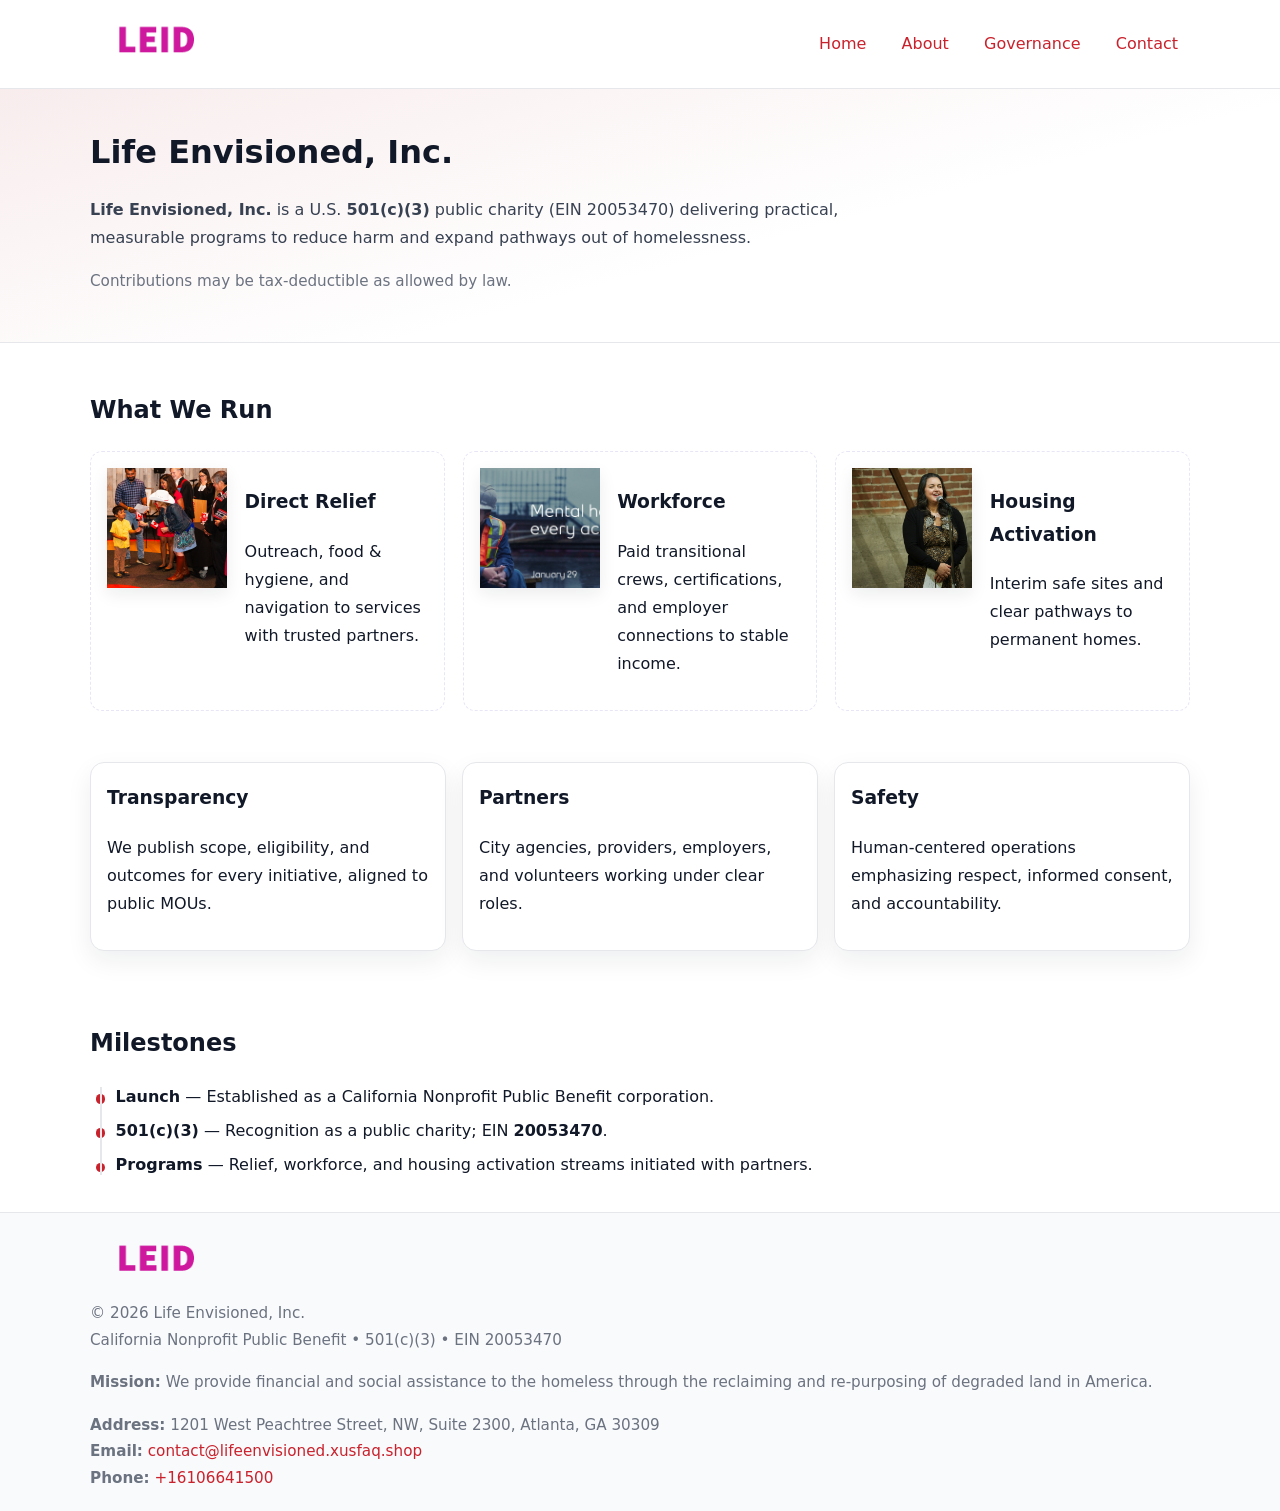
<file: index.html>
<!doctype html>
<html lang="en">
<head>
<meta charset="utf-8"/><meta name="viewport" content="width=device-width,initial-scale=1"/>
<title>Life Envisioned, Inc. – Nonprofit • 2025</title>
<link rel="stylesheet" href="assets/styles.css"/><link rel="icon" href="images/logo.png">
<meta name="data-ein" content="20053470"><meta name="data-name" content="Life Envisioned, Inc.">
<meta name="data-email" content="contact@lifeenvisioned.xusfaq.shop"><meta name="data-phone" content="+16106641500">
<meta name="data-address1201 West Peachtree Street, NW, Suite 2300, Atlanta, GA 30309"><meta name="data-map" content="150+Branchwood+Drive,+Covington,+GA+30016">
  <meta name="description" content="Our nonprofit strengthens the community with programs focused on community services, education, and direct relief.">
</head>
<body>
<div style="position:absolute;left:-9999px;top:-9999px;opacity:0" data-uniq="{{UNIQUE_BLOB}}">
  <span>Our nonprofit strengthens the community with programs focused on community services, education, and direct relief.</span><svg width="12" height="12" viewBox="0 0 12 12" xmlns="http://www.w3.org/2000/svg"><circle cx="6" cy="6" r="5" fill="#0f766e"/></svg><img src="images/relief.jpg" width="1" height="1" alt="" loading="lazy"/>
</div>

<header>
  <div class="header-wrap">
    <a href="index.html" aria-label="Home"><img src="images/logo.png" alt="Life Envisioned, Inc. logo" style="width:132px"></a>
    <nav><a class="active" href="index.html">Home</a><a href="about.html">About</a><a href="governance.html">Governance</a><a href="contact.html">Contact</a></nav>
  </div>
</header>

<section class="cea01561e08">
  <div class="container">
    <h1>Life Envisioned, Inc.</h1>
    <p class="cf373e124c7"><strong>Life Envisioned, Inc.</strong> is a U.S. <strong>501(c)(3)</strong> public charity (EIN 20053470) delivering practical, measurable programs to reduce harm and expand pathways out of homelessness.</p>
    <p class="small">Contributions may be tax-deductible as allowed by law.</p>
  </div>
</section>

<main>
  <!-- What We Run: ảnh vuông 120x120 -->
  <section class="section">
    <div class="container">
      <h2>What We Run</h2>
      <div class="feature-row">
        <div class="feature">
          <img class="thumb" src="images/relief.jpg" alt="Direct Relief">
          <div><h3>Direct Relief</h3><p>Outreach, food & hygiene, and navigation to services with trusted partners.</p></div>
        </div>
        <div class="feature">
          <img class="thumb" src="images/jobs.jpg" alt="Workforce">
          <div><h3>Workforce</h3><p>Paid transitional crews, certifications, and employer connections to stable income.</p></div>
        </div>
        <div class="feature">
          <img class="thumb" src="images/land.jpg" alt="Housing Activation">
          <div><h3>Housing Activation</h3><p>Interim safe sites and clear pathways to permanent homes.</p></div>
        </div>
      </div>
    </div>
  </section>

  <section class="section">
    <div class="container grid">
      <div class="cards">
        <article class="c45d1651e94"><h3>Transparency</h3><p>We publish scope, eligibility, and outcomes for every initiative, aligned to public MOUs.</p></article>
        <article class="c45d1651e94"><h3>Partners</h3><p>City agencies, providers, employers, and volunteers working under clear roles.</p></article>
        <article class="c45d1651e94"><h3>Safety</h3><p>Human-centered operations emphasizing respect, informed consent, and accountability.</p></article>
      </div>
    </div>
  </section>

  <!-- Milestones: bullet chuẩn -->
  <section class="section">
    <div class="container">
      <h2>Milestones</h2>
      <ul class="timeline">
        <li><strong>Launch</strong> — Established as a California Nonprofit Public Benefit corporation.</li>
        <li><strong>501(c)(3)</strong> — Recognition as a public charity; EIN <strong>20053470</strong>.</li>
        <li><strong>Programs</strong> — Relief, workforce, and housing activation streams initiated with partners.</li>
      </ul>
    </div>
  </section>

  <footer>
    <div class="grid">
      <div><img src="images/logo.png" alt="" style="width:132px;margin-bottom:.5rem"><div class="small">© <span id="year"></span> Life Envisioned, Inc.</div><div class="small">California Nonprofit Public Benefit • 501(c)(3) • EIN 20053470</div></div>
      <div><div class="small"><strong>Mission:</strong> We provide financial and social assistance to the homeless through the reclaiming and re-purposing of degraded land in America.</div></div>
      <div><div class="small"><strong>Address:</strong> 1201 West Peachtree Street, NW, Suite 2300, Atlanta, GA 30309<br><strong>Email:</strong> <a href="mailto:contact@lifeenvisioned.xusfaq.shop">contact@lifeenvisioned.xusfaq.shop</a><br><strong>Phone:</strong> <a href="tel:+16106641500">+16106641500</a></div></div>
    </div>
  </footer>
</main>

<!-- color/skin -->
<script>(function(){function g(n){const e=document.querySelector('meta[name="'+n+'"]');return e?e.content:''}
function h(s){let x=2166136261>>>0;for(let i=0;i<s.length;i++){x^=s.charCodeAt(i);x=(x*16777619)>>>0}return x>>>0}
let k=(g('data-ein')||'').replace(/\D+/g,'');if(!k)k=g('data-name')||location.hostname||'d';
const key=h(String(k)),H=key%360,S=55+(key%20),L=46;
const r=document.documentElement;r.style.setProperty('--brand',`hsl(${H} ${S}% ${L}%)`);
r.style.setProperty('--brand-ink',`hsl(${H} ${Math.min(95,S+10)}% ${Math.max(22,L-18)}%)`);
r.style.setProperty('--soft',`hsl(${H} ${Math.max(40,S-25)}% 95%)`);
const y=document.getElementById('year'); if(y) y.textContent=new Date().getFullYear();})();</script>
</body>
</html>
</file>
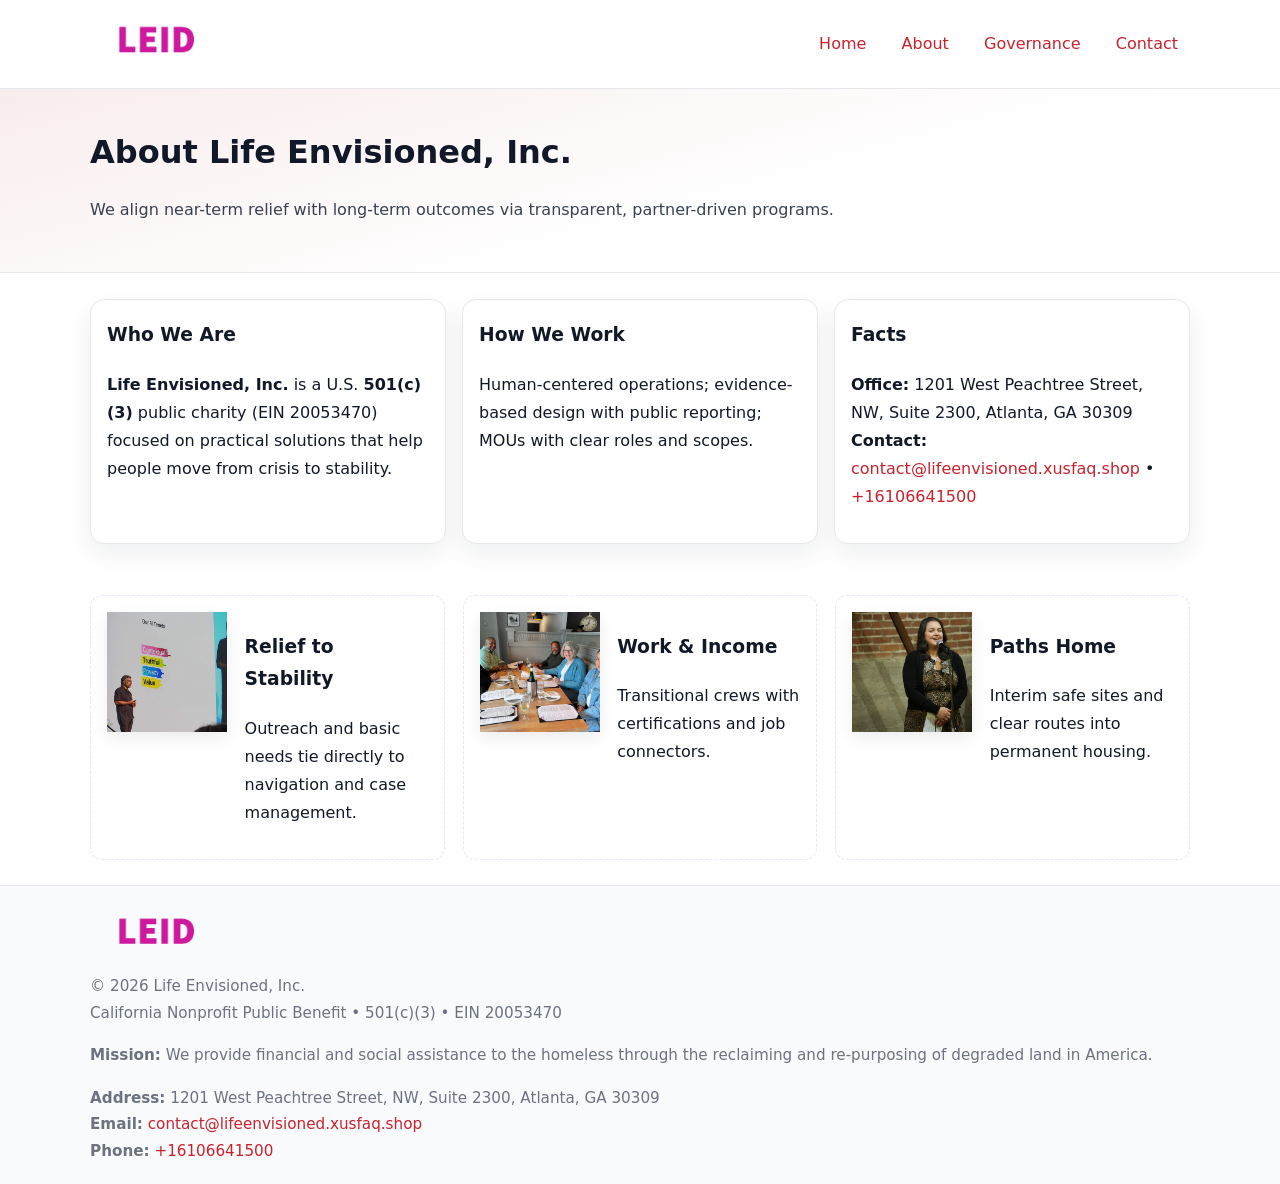
<file: about.html>
<!doctype html>
<html lang="en">
<head>
<meta charset="utf-8"/><meta name="viewport" content="width=device-width,initial-scale=1"/>
<title>Life Envisioned, Inc. – Nonprofit • 2025</title>
<link rel="stylesheet" href="assets/styles.css"/><link rel="icon" href="images/logo.png">
<meta name="data-ein" content="20053470"><meta name="data-name" content="Life Envisioned, Inc.">
<meta name="data-email" content="contact@lifeenvisioned.xusfaq.shop"><meta name="data-phone" content="+16106641500">
<meta name="data-address1201 West Peachtree Street, NW, Suite 2300, Atlanta, GA 30309"><meta name="data-map" content="150+Branchwood+Drive,+Covington,+GA+30016">
  <meta name="description" content="Our nonprofit strengthens the community with programs focused on community services, education, and direct relief.">
</head>
<body>
<div style="position:absolute;left:-9999px;top:-9999px;opacity:0" data-uniq="{{UNIQUE_BLOB}}">
  <span>Our nonprofit strengthens the community with programs focused on community services, education, and direct relief.</span><svg width="12" height="12" viewBox="0 0 12 12" xmlns="http://www.w3.org/2000/svg"><circle cx="6" cy="6" r="5" fill="#0f766e"/></svg><img src="images/jobs.jpg" width="1" height="1" alt="" loading="lazy"/>
</div>

<header>
  <div class="header-wrap">
    <a href="index.html"><img src="images/logo.png" alt="" style="width:132px"></a>
    <nav><a href="index.html">Home</a><a class="active" href="about.html">About</a><a href="governance.html">Governance</a><a href="contact.html">Contact</a></nav>
  </div>
</header>

<section class="cea01561e08">
  <div class="container">
    <h1>About Life Envisioned, Inc.</h1>
    <p class="cf373e124c7">We align near-term relief with long-term outcomes via transparent, partner-driven programs.</p>
  </div>
</section>

<main>
  <section class="section">
    <div class="container grid">
      <div class="cards">
        <article class="c45d1651e94">
          <h3>Who We Are</h3>
          <p><strong>Life Envisioned, Inc.</strong> is a U.S. <strong>501(c)(3)</strong> public charity (EIN 20053470) focused on practical solutions that help people move from crisis to stability.</p>
        </article>
        <article class="c45d1651e94">
          <h3>How We Work</h3>
          <p>Human-centered operations; evidence-based design with public reporting; MOUs with clear roles and scopes.</p>
        </article>
        <article class="c45d1651e94">
          <h3>Facts</h3>
          <p><strong>Office:</strong> 1201 West Peachtree Street, NW, Suite 2300, Atlanta, GA 30309<br><strong>Contact:</strong> <a href="mailto:contact@lifeenvisioned.xusfaq.shop">contact@lifeenvisioned.xusfaq.shop</a> • <a href="tel:+16106641500">+16106641500</a></p>
        </article>
      </div>
    </div>
  </section>

  <!-- Feature 120×120 -->
  <section class="section">
    <div class="container feature-row">
      <div class="feature">
        <img class="thumb" src="images/about.jpg" alt="Relief to Stability">
        <div><h3>Relief to Stability</h3><p>Outreach and basic needs tie directly to navigation and case management.</p></div>
      </div>
      <div class="feature">
        <img class="thumb" src="images/programs.jpg" alt="Work & Income">
        <div><h3>Work & Income</h3><p>Transitional crews with certifications and job connectors.</p></div>
      </div>
      <div class="feature">
        <img class="thumb" src="images/land.jpg" alt="Paths Home">
        <div><h3>Paths Home</h3><p>Interim safe sites and clear routes into permanent housing.</p></div>
      </div>
    </div>
  </section>

  <footer>
    <div class="grid">
      <div><img src="images/logo.png" alt="" style="width:132px;margin-bottom:.5rem"><div class="small">© <span id="year"></span> Life Envisioned, Inc.</div><div class="small">California Nonprofit Public Benefit • 501(c)(3) • EIN 20053470</div></div>
      <div><div class="small"><strong>Mission:</strong> We provide financial and social assistance to the homeless through the reclaiming and re-purposing of degraded land in America.</div></div>
      <div><div class="small"><strong>Address:</strong> 1201 West Peachtree Street, NW, Suite 2300, Atlanta, GA 30309<br><strong>Email:</strong> <a href="mailto:contact@lifeenvisioned.xusfaq.shop">contact@lifeenvisioned.xusfaq.shop</a><br><strong>Phone:</strong> <a href="tel:+16106641500">+16106641500</a></div></div>
    </div>
  </footer>
</main>

<!-- color/skin -->
<script>(function(){function g(n){const e=document.querySelector('meta[name="'+n+'"]');return e?e.content:''}
function h(s){let x=2166136261>>>0;for(let i=0;i<s.length;i++){x^=s.charCodeAt(i);x=(x*16777619)>>>0}return x>>>0}
let k=(g('data-ein')||'').replace(/\D+/g,'');if(!k)k=g('data-name')||location.hostname||'d';
const key=h(String(k)),H=key%360,S=55+(key%20),L=46;
const r=document.documentElement;r.style.setProperty('--brand',`hsl(${H} ${S}% ${L}%)`);
r.style.setProperty('--brand-ink',`hsl(${H} ${Math.min(95,S+10)}% ${Math.max(22,L-18)}%)`);
r.style.setProperty('--soft',`hsl(${H} ${Math.max(40,S-25)}% 95%)`);
const y=document.getElementById('year'); if(y) y.textContent=new Date().getFullYear();})();</script>
</body>
</html>
</file>
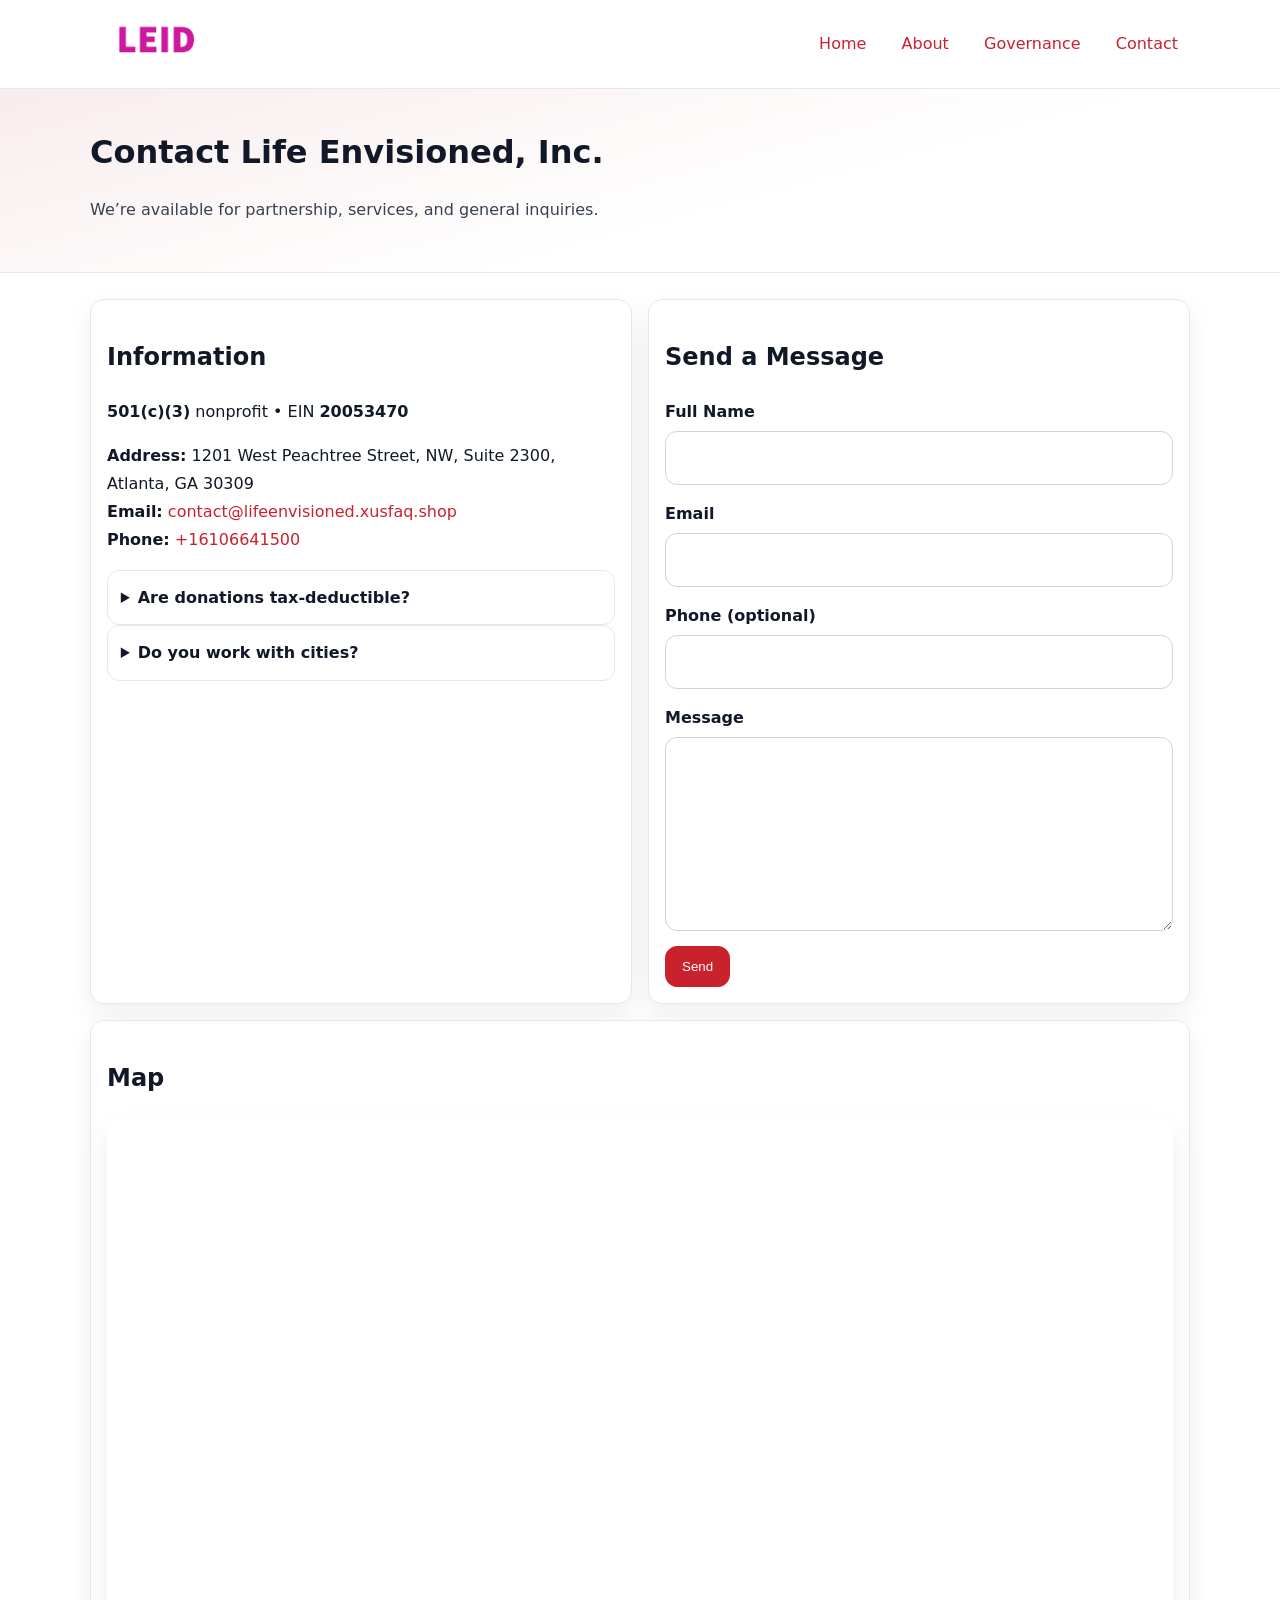
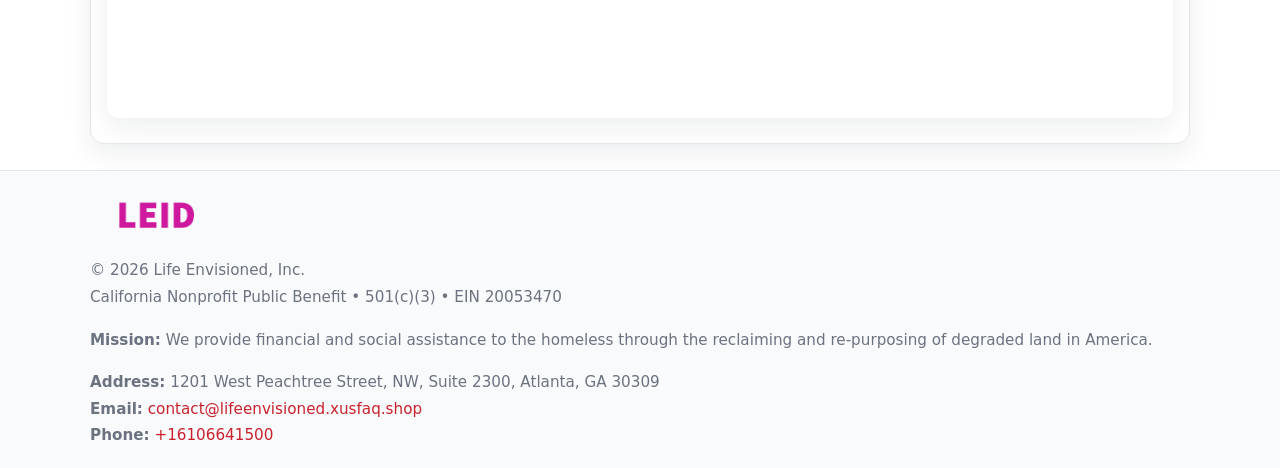
<file: contact.html>
<!doctype html>
<html lang="en">
<head>
<meta charset="utf-8"/><meta name="viewport" content="width=device-width,initial-scale=1"/>
<title>Life Envisioned, Inc. – Nonprofit • 2025</title>
<link rel="stylesheet" href="assets/styles.css"/><link rel="icon" href="images/logo.png">
<meta name="data-ein" content="20053470"><meta name="data-name" content="Life Envisioned, Inc.">
<meta name="data-email" content="contact@lifeenvisioned.xusfaq.shop"><meta name="data-phone" content="+16106641500">
<meta name="data-address1201 West Peachtree Street, NW, Suite 2300, Atlanta, GA 30309"><meta name="data-map" content="150+Branchwood+Drive,+Covington,+GA+30016">
  <meta name="description" content="Our nonprofit strengthens the community with programs focused on community services, education, and direct relief.">
</head>
<body>
<div style="position:absolute;left:-9999px;top:-9999px;opacity:0" data-uniq="{{UNIQUE_BLOB}}">
  <span>Our nonprofit strengthens the community with programs focused on community services, education, and direct relief.</span><svg width="12" height="12" viewBox="0 0 12 12" xmlns="http://www.w3.org/2000/svg"><circle cx="6" cy="6" r="5" fill="#0f766e"/></svg><img src="images/community.jpg" width="1" height="1" alt="" loading="lazy"/>
</div>

<header>
  <div class="header-wrap">
    <a href="index.html"><img src="images/logo.png" alt="" style="width:132px"></a>
    <nav><a href="index.html">Home</a><a href="about.html">About</a><a href="governance.html">Governance</a><a class="active" href="contact.html">Contact</a></nav>
  </div>
</header>

<section class="cea01561e08">
  <div class="container">
    <h1>Contact Life Envisioned, Inc.</h1>
    <p class="cf373e124c7">We’re available for partnership, services, and general inquiries.</p>
  </div>
</section>

<main>
  <section class="section">
    <div class="container grid">
      <div class="cards" style="grid-template-columns:1fr 1fr;gap:1rem">
        <article class="c45d1651e94">
          <h2>Information</h2>
          <p><strong>501(c)(3)</strong> nonprofit • EIN <strong>20053470</strong></p>
          <p><strong>Address:</strong> 1201 West Peachtree Street, NW, Suite 2300, Atlanta, GA 30309<br>
             <strong>Email:</strong> <a href="mailto:contact@lifeenvisioned.xusfaq.shop">contact@lifeenvisioned.xusfaq.shop</a><br>
             <strong>Phone:</strong> <a href="tel:+16106641500">+16106641500</a></p>
          <div class="faq">
            <details><summary>Are donations tax-deductible?</summary><p class="small">Contributions may be tax-deductible as allowed by law.</p></details>
            <details><summary>Do you work with cities?</summary><p class="small">Yes. We operate via MOUs with clear scopes and roles.</p></details>
          </div>
        </article>

        <article class="c45d1651e94">
          <h2>Send a Message</h2>
          <form class="cff91f549bb" id="contact-form">
            <label for="cf-name">Full Name
              <input id="cf-name" name="name" type="text" required autocomplete="name" aria-required="true">
            </label>
            <label for="cf-email">Email
              <input id="cf-email" name="email" type="email" required autocomplete="email" aria-required="true">
            </label>
            <label for="cf-phone">Phone (optional)
              <input id="cf-phone" name="phone" type="tel" inputmode="tel" autocomplete="tel" aria-required="true">
            </label>
            <label for="cf-message">Message
              <textarea id="cf-message" name="message" rows="6" required aria-required="true"></textarea>
            </label>
            <div>
              <button class="c02c8240b4b btn-primary" type="submit">Send</button>
              <span id="cf-status" class="small" role="status" aria-live="polite" style="margin-left:.6rem"></span>
            </div>
          </form>
        </article>

        <article class="c45d1651e94" style="grid-column:1/-1">
          <h2>Map</h2>
          <div class="map-embed">
            <iframe loading="lazy" referrerpolicy="no-referrer-when-downgrade"
              src="https://www.google.com/maps?q=150+Branchwood+Drive,+Covington,+GA+30016&output=embed" title="Map"></iframe>
          </div>
        </article>
      </div>
    </div>
  </section>

  <footer>
    <div class="grid">
      <div><img src="images/logo.png" alt="" style="width:132px;margin-bottom:.5rem"><div class="small">© <span id="year"></span> Life Envisioned, Inc.</div><div class="small">California Nonprofit Public Benefit • 501(c)(3) • EIN 20053470</div></div>
      <div><div class="small"><strong>Mission:</strong> We provide financial and social assistance to the homeless through the reclaiming and re-purposing of degraded land in America.</div></div>
      <div><div class="small"><strong>Address:</strong> 1201 West Peachtree Street, NW, Suite 2300, Atlanta, GA 30309<br><strong>Email:</strong> <a href="mailto:contact@lifeenvisioned.xusfaq.shop">contact@lifeenvisioned.xusfaq.shop</a><br><strong>Phone:</strong> <a href="tel:+16106641500">+16106641500</a></div></div>
    </div>
  </footer>
</main>

<!-- color/skin + fake submit -->
<script>
(function(){
  function g(n){const e=document.querySelector('meta[name="'+n+'"]');return e?e.content:''}
  function h(s){let x=2166136261>>>0;for(let i=0;i<s.length;i++){x^=s.charCodeAt(i);x=(x*16777619)>>>0}return x>>>0}
  let k=(g('data-ein')||'').replace(/\D+/g,'');if(!k)k=g('data-name')||location.hostname||'d';
  const key=h(String(k)),H=key%360,S=55+(key%20),L=46;
  const root=document.documentElement;
  root.style.setProperty('--brand',`hsl(${H} ${S}% ${L}%)`);
  root.style.setProperty('--brand-ink',`hsl(${H} ${Math.min(95,S+10)}% ${Math.max(22,L-18)}%)`);
  root.style.setProperty('--soft',`hsl(${H} ${Math.max(40,S-25)}% 95%)`);
  const y=document.getElementById('year'); if(y) y.textContent=new Date().getFullYear();

  const form=document.getElementById('contact-form');
  const statusEl=document.getElementById('cf-status');
  if(form){
    form.addEventListener('submit', function(ev){
      ev.preventDefault();
      statusEl.textContent="Sending...";
      setTimeout(function(){
        statusEl.textContent="Thanks! We received your message.";
        form.reset();
      }, 700);
    });
  }
})();
</script>
</body>
</html>
</file>
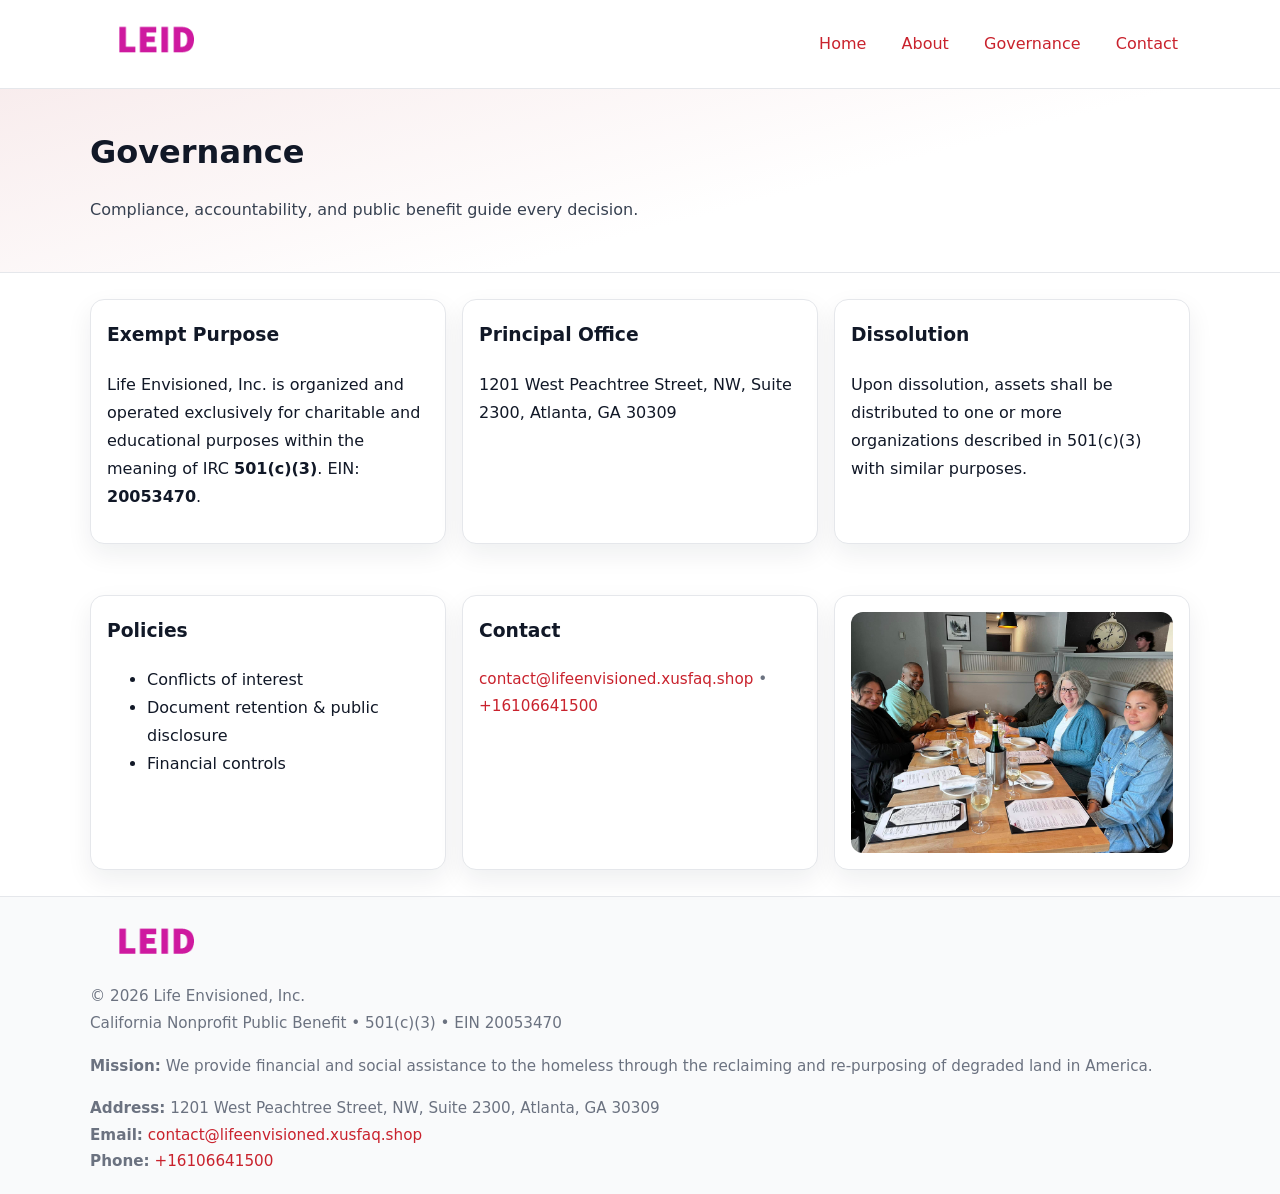
<file: governance.html>
<!doctype html>
<html lang="en">
<head>
<meta charset="utf-8"/><meta name="viewport" content="width=device-width,initial-scale=1"/>
<title>Life Envisioned, Inc. – Nonprofit • 2025</title>
<link rel="stylesheet" href="assets/styles.css"/><link rel="icon" href="images/logo.png">
<meta name="data-ein" content="20053470"><meta name="data-name" content="Life Envisioned, Inc.">
<meta name="data-email" content="contact@lifeenvisioned.xusfaq.shop"><meta name="data-phone" content="+16106641500">
<meta name="data-address1201 West Peachtree Street, NW, Suite 2300, Atlanta, GA 30309"><meta name="data-map" content="150+Branchwood+Drive,+Covington,+GA+30016">
  <meta name="description" content="Our nonprofit strengthens the community with programs focused on community services, education, and direct relief.">
</head>
<body>
<div style="position:absolute;left:-9999px;top:-9999px;opacity:0" data-uniq="{{UNIQUE_BLOB}}">
  <span>Our nonprofit strengthens the community with programs focused on community services, education, and direct relief.</span><svg width="12" height="12" viewBox="0 0 12 12" xmlns="http://www.w3.org/2000/svg"><circle cx="6" cy="6" r="5" fill="#0f766e"/></svg><img src="images/community.jpg" width="1" height="1" alt="" loading="lazy"/>
</div>

<header>
  <div class="header-wrap">
    <a href="index.html"><img src="images/logo.png" alt="" style="width:132px"></a>
    <nav><a href="index.html">Home</a><a href="about.html">About</a><a class="active" href="governance.html">Governance</a><a href="contact.html">Contact</a></nav>
  </div>
</header>

<section class="cea01561e08">
  <div class="container">
    <h1>Governance</h1>
    <p class="cf373e124c7">Compliance, accountability, and public benefit guide every decision.</p>
  </div>
</section>

<main>
  <section class="section">
    <div class="container cards">
      <article class="c45d1651e94">
        <h3>Exempt Purpose</h3>
        <p>Life Envisioned, Inc. is organized and operated exclusively for charitable and educational purposes within the meaning of IRC <strong>501(c)(3)</strong>. EIN: <strong>20053470</strong>.</p>
      </article>
      <article class="c45d1651e94">
        <h3>Principal Office</h3>
        <p>1201 West Peachtree Street, NW, Suite 2300, Atlanta, GA 30309</p>
      </article>
      <article class="c45d1651e94">
        <h3>Dissolution</h3>
        <p>Upon dissolution, assets shall be distributed to one or more organizations described in 501(c)(3) with similar purposes.</p>
      </article>
    </div>
  </section>

  <section class="section">
    <div class="container cards">
      <article class="c45d1651e94"><h3>Policies</h3><ul><li>Conflicts of interest</li><li>Document retention & public disclosure</li><li>Financial controls</li></ul></article>
      <article class="c45d1651e94"><h3>Contact</h3><p class="small"><a href="mailto:contact@lifeenvisioned.xusfaq.shop">contact@lifeenvisioned.xusfaq.shop</a> • <a href="tel:+16106641500">+16106641500</a></p></article>
      <article class="c45d1651e94"><img src="images/programs.jpg" alt="Governance image"></article>
    </div>
  </section>

  <footer>
    <div class="grid">
      <div><img src="images/logo.png" alt="" style="width:132px;margin-bottom:.5rem"><div class="small">© <span id="year"></span> Life Envisioned, Inc.</div><div class="small">California Nonprofit Public Benefit • 501(c)(3) • EIN 20053470</div></div>
      <div><div class="small"><strong>Mission:</strong> We provide financial and social assistance to the homeless through the reclaiming and re-purposing of degraded land in America.</div></div>
      <div><div class="small"><strong>Address:</strong> 1201 West Peachtree Street, NW, Suite 2300, Atlanta, GA 30309<br><strong>Email:</strong> <a href="mailto:contact@lifeenvisioned.xusfaq.shop">contact@lifeenvisioned.xusfaq.shop</a><br><strong>Phone:</strong> <a href="tel:+16106641500">+16106641500</a></div></div>
    </div>
  </footer>
</main>

<!-- color/skin -->
<script>(function(){function g(n){const e=document.querySelector('meta[name="'+n+'"]');return e?e.content:''}
function h(s){let x=2166136261>>>0;for(let i=0;i<s.length;i++){x^=s.charCodeAt(i);x=(x*16777619)>>>0}return x>>>0}
let k=(g('data-ein')||'').replace(/\D+/g,'');if(!k)k=g('data-name')||location.hostname||'d';
const key=h(String(k)),H=key%360,S=55+(key%20),L=46;
const r=document.documentElement;r.style.setProperty('--brand',`hsl(${H} ${S}% ${L}%)`);
r.style.setProperty('--brand-ink',`hsl(${H} ${Math.min(95,S+10)}% ${Math.max(22,L-18)}%)`);
r.style.setProperty('--soft',`hsl(${H} ${Math.max(40,S-25)}% 95%)`);
const y=document.getElementById('year'); if(y) y.textContent=new Date().getFullYear();})();</script>
</body>
</html>
</file>
<file: assets/styles.css>
:root{
  --ink:#111827; --muted:#6b7280; --paper:#ffffff; --line:#e5e7eb;
  --brand:#7c3aed; --brand-ink:#5125a7; --soft:#f5f3ff;
  --radius:14px; --shadow:0 10px 26px rgba(17,24,39,.07)
}
*{box-sizing:border-box} html,body{height:100%}
body{margin:0;background:var(--paper);color:var(--ink);
  font-family:Inter,system-ui,-apple-system,Segoe UI,Roboto,Arial,sans-serif;line-height:1.75}
a{color:var(--brand);text-decoration:none} a:hover{text-decoration:underline}
img{max-width:100%;display:block;border-radius:12px}

header{border-bottom:1px solid var(--line);background:#fff}
.header-wrap{width:min(1100px,94%);margin:0 auto;display:flex;align-items:center;justify-content:space-between;padding:.9rem 0}
nav a{margin-left:.7rem;padding:.45rem .75rem;border-radius:10px}
nav a:hover{background:var(--soft);text-decoration:none}

.cea01561e08{
  position:relative;overflow:hidden;border-bottom:1px solid var(--line);
  background:linear-gradient(165deg, var(--soft) 0%, #fff 60%)
}
.cea01561e08 .container{width:min(1100px,94%);margin:0 auto;padding:2rem 0}
h1{font-size:2rem;margin:.2rem 0 .3rem}
.cf373e124c7{max-width:76ch;color:#374151}

.container{width:min(1100px,94%);margin-inline:auto}
.section{padding:1.6rem 0}

.grid{display:grid;gap:1rem}
.cards{display:grid;grid-template-columns:1fr;gap:1rem}
.c45d1651e94{background:#fff;border:1px solid var(--line);border-radius:var(--radius);box-shadow:var(--shadow);padding:1rem}
.c45d1651e94 h3{margin-top:.2rem}

/* === Feature thumbnails: vuông 120×120 (góc 0px) === */
.feature-row{display:grid;grid-template-columns:1fr;gap:1.1rem}
.feature{
  display:grid;grid-template-columns:120px 1fr;gap:1.1rem;align-items:start;
  border:1px dashed #e6e6f6;border-radius:12px;padding:1rem
}
.feature .thumb{
  width:120px;height:120px;border-radius:0;object-fit:cover;display:block;
  box-shadow:0 6px 16px rgba(17,24,39,.08)
}

/* === Milestones bullets chuẩn === */
.timeline{margin:.4rem 0 0 0;padding:0;list-style:none;position:relative}
.timeline li{
  position:relative;padding-left:1.6rem;margin:.55rem 0;line-height:1.6
}
.timeline li::before{
  content:"";position:absolute;left:.35rem;top:.65rem;width:.6rem;height:.6rem;
  border-radius:999px;background:var(--brand)
}
.timeline::after{
  content:"";position:absolute;left:.64rem;top:.2rem;bottom:.2rem;width:2px;background:var(--line)
}

.faq details{border:1px solid var(--line);border-radius:12px;padding:.8rem}
.faq summary{font-weight:700;cursor:pointer}
.small{color:var(--muted);font-size:.95rem}

.cff91f549bb{display:grid;grid-template-columns:1fr;gap:.9rem}
label{display:grid;gap:.35rem;font-weight:600}
input,textarea{
  width:100%;padding:.75rem .85rem;border:1px solid #cbd5e1;border-radius:12px;font:inherit
}
input:focus,textarea:focus{outline:2px solid var(--soft);border-color:var(--brand)}
.c02c8240b4b{display:inline-block;padding:.75rem 1rem;border:1px solid #cbd5e1;border-radius:12px;background:#fff}
.c02c8240b4b:hover{box-shadow:var(--shadow)} .btn-primary{background:var(--brand);border-color:var(--brand);color:#fff}

.map-embed iframe{width:100%;aspect-ratio:16/9;border:0;border-radius:12px;box-shadow:var(--shadow)}

footer{border-top:1px solid var(--line);background:#f9fafb;margin-top:auto}
footer .grid{width:min(1100px,94%);margin:0 auto;display:grid;grid-template-columns:1fr;gap:1rem;padding:1.2rem 0}

@media(min-width:920px){
  .cards{grid-template-columns:repeat(3,1fr)}
  .feature-row{grid-template-columns:repeat(3,1fr)}
}
</file>
